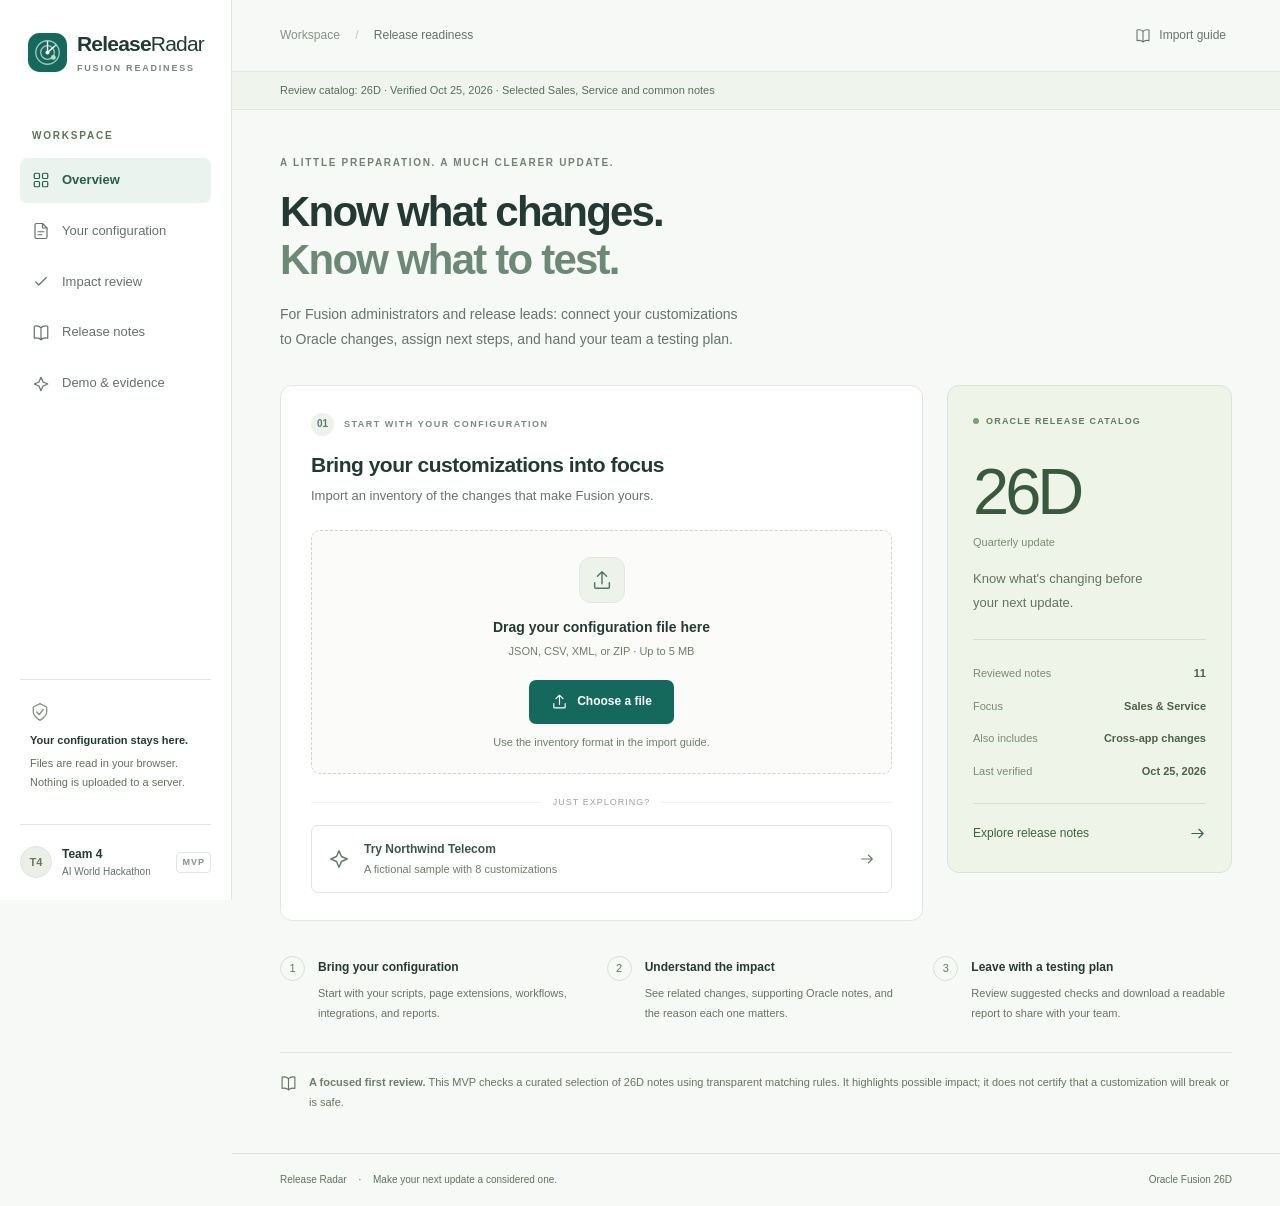
<file: web/index.html>
<!doctype html>
<html lang="en">
<head>
  <meta charset="utf-8">
  <meta name="viewport" content="width=device-width, initial-scale=1">
  <meta name="theme-color" content="#14695c">
  <meta name="description" content="Review your Oracle Fusion customizations against quarterly release notes. Understand what to review, what to test, and where standard features may help.">
  <title>Release Radar · Fusion release readiness</title>
  <link rel="icon" href="icon.svg" type="image/svg+xml">
  <link rel="stylesheet" href="rr-style.css">
  <script src="rr-core.js" defer></script>
  <script src="rr-data.js" defer></script>
  <script src="rr-app.js" defer></script>
</head>
<body style="margin:0">
  <div id="release-radar"></div>
  <noscript>Release Radar needs JavaScript to read configuration files in your browser. Enable JavaScript and reload this page.</noscript>
</body>
</html>
</file>
<file: web/rr-style.css>
#release-radar{--rr-ink:#233a34;--rr-muted:#65736d;--rr-green:#14695c;--rr-line:#e0e7e2;--rr-canvas:#f7f9f6;color:var(--rr-ink);font:15px/1.6 -apple-system,BlinkMacSystemFont,"Segoe UI",sans-serif;background:var(--rr-canvas);min-height:100vh;display:grid;grid-template-columns:232px minmax(0,1fr);text-align:left}
.rr-app *{box-sizing:border-box}.rr-app button,.rr-app input{font:inherit}.rr-app button{cursor:pointer}.rr-app button:disabled{opacity:.55;cursor:wait}.rr-app a{color:var(--rr-green);text-decoration:none}.rr-app a:hover{text-decoration:underline}.rr-app svg{width:20px;height:20px;flex-shrink:0;vertical-align:middle}.rr-app p{margin:0 0 16px}.rr-app h1,.rr-app h2,.rr-app h3{color:var(--rr-ink);line-height:1.25;margin:0}.rr-app h2{font-size:21px;letter-spacing:-.5px}.rr-app h3{font-size:16px}.rr-app button:focus-visible,.rr-app a:focus-visible,.rr-app input:focus-visible,.rr-app summary:focus-visible{outline:3px solid #55a994;outline-offset:4px}.rr-app [hidden]{display:none!important}.rr-app :target{scroll-margin-top:24px}.rr-app small{font-size:12px}.rr-app strong{font-weight:600}.rr-app main:focus{outline:none}
.rr-skip{position:absolute;top:-80px;left:20px;background:white;padding:12px;z-index:10}.rr-skip:focus{top:10px}
.rr-sidebar{background:#fff;border-right:1px solid var(--rr-line);padding:32px 20px 20px;display:flex;flex-direction:column;position:sticky;top:0;height:100vh;z-index:2}.rr-brand{display:flex;align-items:center;gap:10px;color:var(--rr-ink)!important;padding:0 8px;margin-bottom:54px;text-decoration:none!important;font-size:21px;letter-spacing:-.8px;font-weight:650;line-height:1.1}.rr-brand>svg{width:39px;height:39px;color:var(--rr-green)}.rr-brand>span>span{font-weight:400}.rr-brand small{display:block;font-size:9px;letter-spacing:1.8px;font-weight:600;color:#78867d;margin-top:9px}.rr-nav-label{font-size:10px;letter-spacing:1.8px;color:#8b968f;padding:0 12px;margin-bottom:14px;font-weight:650}.rr-sidebar nav{display:flex;flex-direction:column;gap:6px}.rr-sidebar nav a{display:flex;gap:12px;align-items:center;color:#64716a;padding:12px;border-radius:7px;font-size:13px;text-decoration:none}.rr-sidebar nav a:hover{background:#f5f7f4}.rr-sidebar nav a[aria-current]{background:#eaf3ed;color:#245f4e;font-weight:650}.rr-sidebar nav svg{width:18px;height:18px}.rr-nav-count{margin-left:auto;font-size:11px}.rr-sidebar-bottom{margin-top:auto;padding-top:60px}.rr-side-note{border-top:1px solid var(--rr-line);padding:22px 10px 16px}.rr-side-note>svg{color:#7e9587;margin-bottom:10px}.rr-side-note strong{font-size:11px;display:block}.rr-side-note p{font-size:11px;color:#829087;line-height:1.7;margin-top:5px}.rr-team{border-top:1px solid var(--rr-line);padding-top:20px;display:flex;align-items:center;gap:10px;font-size:12px;font-weight:600}.rr-team>span:first-child{background:#ecefe7;border:1px solid #e1e6db;color:#65765b;border-radius:50%;width:32px;height:32px;display:grid;place-items:center;font-size:11px}.rr-team small{display:block;font-size:10px;font-weight:400;color:var(--rr-muted)}.rr-mvp{margin-left:auto;font-size:9px;letter-spacing:1px;border:1px solid var(--rr-line);border-radius:4px;padding:2px 5px;color:#86918a}
.rr-workspace{min-width:0}.rr-topbar{height:72px;border-bottom:1px solid var(--rr-line);display:flex;justify-content:space-between;align-items:center;padding:0 48px;color:#879188;font-size:12px}.rr-topbar>span>span{margin:0 12px;color:#bdc6be}.rr-topbar strong{color:#657269;font-weight:500}.rr-help{background:none;border:none;font-size:12px!important;color:#67746d;display:flex;align-items:center;gap:8px}.rr-help svg{width:16px;height:16px}.rr-app main{padding:45px 48px 40px;max-width:1480px;margin:auto}.rr-page-head{display:flex;align-items:center;justify-content:space-between;gap:20px;margin-bottom:32px}.rr-eyebrow{font-size:10px;font-weight:650;letter-spacing:1.7px;color:#718275;margin:0 0 17px!important}.rr-page-head h1{font-size:42px;letter-spacing:-1.8px;font-weight:550;line-height:1.15}.rr-page-head h1>span{color:#6c8975}.rr-lead{color:var(--rr-muted);margin:18px 0 0!important;font-size:14px;line-height:1.8}.rr-head-actions{display:flex;flex-wrap:wrap;gap:8px;flex-shrink:0}.rr-eyebrow-dot{margin:0 10px;color:#a6b3aa}.rr-btn{display:inline-flex;align-items:center;justify-content:center;gap:9px;min-height:42px;padding:10px 16px;border:1px solid transparent;border-radius:7px;font-size:12px!important;font-weight:600!important;white-space:nowrap;transition:background .15s,box-shadow .15s}.rr-btn svg{width:17px;height:17px}.rr-primary{color:white;background:var(--rr-green);box-shadow:0 2px 2px #12392e0c}.rr-primary:hover{background:#0d574b;box-shadow:0 3px 8px #12392e20}.rr-secondary{background:white;color:#496057;border-color:#d9e2db}.rr-secondary:hover{background:#f0f5f0}.rr-actions{display:flex;gap:10px;justify-content:center;flex-wrap:wrap}
.rr-overview-grid{display:grid;grid-template-columns:minmax(0,1fr) 285px;gap:24px;align-items:start}.rr-import-card{border:1px solid var(--rr-line);border-radius:12px;background:#fff;padding:27px 30px}.rr-section-kicker{display:flex;align-items:center;gap:10px;font-size:9px;letter-spacing:1.5px;color:#7b8a80;font-weight:600;margin-bottom:16px}.rr-section-kicker>span{width:23px;height:23px;background:#edf3ec;display:grid;place-items:center;border-radius:50%;font-size:10px;letter-spacing:0;color:#5f7c68}.rr-import-card>p{font-size:13px;color:var(--rr-muted);margin:8px 0 23px}.rr-dropzone{border:1.5px dashed #c9d7cd;border-radius:9px;background:#fbfcfa;padding:26px 16px 22px;text-align:center;display:flex;align-items:center;flex-direction:column;transition:background .15s}.rr-dragover{background:#e0efe5!important;border-color:var(--rr-green)!important}.rr-upload-icon{width:46px;height:46px;background:#edf3eb;border:1px solid #e0e9de;display:grid;place-items:center;color:#55795f;border-radius:12px;margin-bottom:13px}.rr-upload-icon svg{width:22px;height:22px}.rr-dropzone>strong{font-size:14px;font-weight:550}.rr-dropzone>span{font-size:11px;color:#8a958d;margin-top:5px}.rr-dropzone .rr-btn{margin-top:19px;padding-inline:21px}.rr-dropzone small{font-size:10px;color:#8a958d;margin-top:10px}.rr-loading{opacity:.7}.rr-or{display:flex;align-items:center;gap:12px;font-size:9px;letter-spacing:1px;color:#9ba49d;margin:21px 0 15px;white-space:nowrap}.rr-or span{height:1px;background:#edf0eb;flex:1}.rr-sample-button{display:flex;align-items:center;width:100%;gap:14px;background:#fff;border:1px solid var(--rr-line);border-radius:7px;padding:14px 16px;color:#607c68;text-align:left}.rr-sample-button:hover{background:#f6f9f4;border-color:#b9cdbd}.rr-sample-button>span{flex:1}.rr-sample-button strong{display:block;font-size:12px;color:#3d5548}.rr-sample-button small{display:block;font-size:10px;color:#8a958d;margin-top:2px}.rr-sample-button>svg:first-child{width:22px;height:22px}.rr-sample-button>svg:last-child{width:16px;height:16px}.rr-error{background:#fff2ef;color:#964c36;padding:14px;display:flex;align-items:flex-start;gap:10px;font-size:13px;border-radius:6px;margin-top:15px}.rr-uploaded{font-size:11px;margin-top:20px;display:flex;align-items:center;gap:8px;flex-wrap:wrap}.rr-uploaded button{border:0;background:none;color:var(--rr-green);font-size:11px;text-decoration:underline}
.rr-release-card{border:1px solid #d9e4d4;background:#eef4e8;border-radius:12px;padding:28px 25px;position:relative;overflow:hidden}.rr-card-eyebrow{font-size:9px;letter-spacing:1.2px;color:#637b60;font-weight:650;display:flex;align-items:center;gap:7px}.rr-dot{width:6px;height:6px;border-radius:50%;background:#77a477}.rr-release-number{font-size:65px;letter-spacing:-4px;line-height:1.2;font-weight:450;color:#38593d;margin:25px 0 18px}.rr-release-number>span{display:block;font-size:11px;letter-spacing:0;color:#7a8c73;margin-top:5px}.rr-release-card>p{font-size:13px;line-height:1.8;color:#63735d;max-width:190px}.rr-release-divider{height:1px;background:#d6e0cf;margin:25px 0}.rr-release-card dl{margin:0}.rr-release-card dl>div{display:flex;justify-content:space-between;gap:14px;font-size:11px;margin-bottom:15px}.rr-release-card dt{color:#7a8b73}.rr-release-card dd{font-weight:550;color:#4c6248;margin:0;text-align:right}.rr-release-link{display:flex;align-items:center;justify-content:space-between;width:100%;border:0;border-top:1px solid #d6e0cf;background:none;padding:20px 0 0;margin-top:23px;color:#3a643d;font-size:12px!important;text-align:left}.rr-release-link svg{width:17px;height:17px}.rr-how{display:grid;grid-template-columns:repeat(3,1fr);gap:28px;margin:35px 0 28px}.rr-how>div{display:grid;grid-template-columns:28px 1fr;gap:9px 10px}.rr-step-number{border:1px solid #d6e0d5;border-radius:50%;width:25px;height:25px;display:grid;place-items:center;color:#7d907b;font-size:11px;grid-row:span 2}.rr-how h3{font-size:12px;margin-top:4px}.rr-how p{font-size:11px;line-height:1.8;color:#829080;margin:0}.rr-scope-note{border-top:1px solid var(--rr-line);padding-top:20px;display:flex;gap:12px;color:#829081;font-size:11px;line-height:1.8;margin-top:24px}.rr-scope-note>svg{width:17px;height:17px;margin-top:2px}.rr-scope-note p{margin:0}.rr-scope-note strong{color:#6c7e6a}.rr-footer{border-top:1px solid var(--rr-line);display:flex;justify-content:space-between;gap:15px;padding:18px 48px;font-size:10px;color:#95a090}.rr-footer>span>span{margin:0 9px}
.rr-import-meta{display:flex;gap:12px;align-items:center;color:#859081;font-size:11px;flex-wrap:wrap;margin-bottom:22px;overflow-wrap:anywhere}.rr-sample{padding:4px 9px;border:1px solid #ddcdb0;background:#faf3e6;border-radius:5px;font-size:10px;color:#92723c;white-space:nowrap}.rr-panel{border:1px solid var(--rr-line);border-radius:10px;background:#fff;overflow:hidden}.rr-panel-heading{display:flex;justify-content:space-between;align-items:center;gap:16px;padding:24px}.rr-panel-heading h2{font-size:18px}.rr-panel-heading p{font-size:12px;color:#889286;margin:5px 0 0}.rr-panel-heading>span{font-size:11px;color:#8b9688;white-space:nowrap}.rr-table-wrap{overflow:auto}.rr-app table{border-collapse:collapse;width:100%;font-size:12px}.rr-app th{text-align:left;padding:13px 24px;background:#f7f9f5;color:#8a9685;font-size:10px;font-weight:550;white-space:nowrap}.rr-app td{border-top:1px solid #edf0e9;padding:18px 24px;vertical-align:middle;color:#718168;min-width:100px}.rr-app td:first-child{width:55%;min-width:270px}.rr-app td strong{display:block;color:#3a4e35;font-size:13px;overflow-wrap:anywhere}.rr-app td small{display:block;line-height:1.8;margin-top:5px;color:#8b9584;font-size:11px;max-width:550px;overflow-wrap:anywhere}.rr-module{background:#f1f4ee;padding:4px 7px;border-radius:4px;font-size:10px;color:#6a7e5e;display:inline-block}.rr-text-button{border:0;background:none;color:var(--rr-green);font-size:11px!important;display:flex;align-items:center;gap:6px}.rr-text-button svg{width:14px;height:14px}.rr-notice{background:#fff8eb;border:1px solid #eadfc9;padding:12px 18px;border-radius:6px;margin-bottom:20px;font-size:12px;color:#8b7448}.rr-notice summary{cursor:pointer}.rr-notice li{margin:8px 0}.rr-empty{text-align:center;background:#fff;border:1px solid var(--rr-line);border-radius:12px;padding:70px 20px}.rr-empty>svg{color:#93a68c;width:40px;height:40px;margin-bottom:20px}.rr-empty p{color:#83907b;font-size:13px;margin:14px auto 25px}
.rr-metrics{display:grid;grid-template-columns:repeat(4,1fr);gap:15px;margin:23px 0 30px}.rr-metric{background:white;border:1px solid var(--rr-line);border-radius:9px;padding:19px;text-align:left;position:relative;display:flex;flex-direction:column;transition:transform .15s}.rr-metric:hover{transform:translateY(-2px)}.rr-metric strong{font-size:34px;font-weight:500;line-height:1.3;letter-spacing:-1px;color:#334a37}.rr-metric>span:not(.rr-metric-icon){font-size:12px;font-weight:600;margin:9px 0 4px;color:#4d6049}.rr-metric small{font-size:10px;line-height:1.6;color:#929d89}.rr-metric-icon{position:absolute;right:16px;top:18px;border-radius:8px;width:32px;height:32px;display:grid;place-items:center}.rr-review .rr-metric-icon,.rr-finding-symbol.rr-review{background:#fcf0dd;color:#b6812b}.rr-test .rr-metric-icon,.rr-finding-symbol.rr-test{background:#edf0fb;color:#727db2}.rr-opportunity .rr-metric-icon,.rr-finding-symbol.rr-opportunity{background:#eaf4e5;color:#6e9660}.rr-neutral .rr-metric-icon{background:#f0f3ee;color:#a0ab95}.rr-toolbar{padding:0 24px 20px;display:flex;justify-content:space-between;gap:14px;align-items:center;flex-wrap:wrap}.rr-filters{display:flex;gap:5px;flex-wrap:wrap}.rr-filters button{border:1px solid transparent;background:none;border-radius:5px;padding:7px 10px;color:#8b9684;font-size:10px!important}.rr-filters button[aria-pressed=true]{border-color:#d4e2cd;color:#56764a;background:#f0f6ec}.rr-search{display:flex;align-items:center;gap:8px;border:1px solid #e0e7d9;border-radius:6px;padding:7px 10px}.rr-search svg{width:14px;height:14px;color:#9caa90}.rr-search input{min-width:0;width:170px;font-size:11px;border:0;outline:none;background:none;color:#526646}.rr-search input::placeholder{color:#a1ad95}.rr-search:focus-within{outline:2px solid #55a994;outline-offset:2px}.rr-finding{display:flex;align-items:flex-start;gap:16px;width:100%;border:0;border-top:1px solid #edf0e9;background:white;padding:23px 24px;text-align:left;color:var(--rr-ink)}.rr-finding:hover{background:#fbfcf9}.rr-finding-symbol{width:36px;height:36px;border-radius:9px;display:grid;place-items:center;margin-top:5px;flex-shrink:0}.rr-finding-symbol svg{width:18px;height:18px}.rr-finding-body{flex:1;min-width:0;display:flex;flex-direction:column;gap:5px}.rr-finding-meta{font-size:10px;color:#909d86}.rr-finding-meta>span{margin:0 5px}.rr-finding-body>strong{font-size:14px;color:#385130;overflow-wrap:anywhere}.rr-finding-body>span:not(.rr-finding-meta){font-size:12px;color:#6b7e5e}.rr-finding-body>small{font-size:11px;line-height:1.7;color:#99a28e;margin-top:3px;overflow-wrap:anywhere}.rr-finding-end{display:flex;align-items:flex-end;flex-direction:column;gap:27px;padding-top:5px;font-size:10px;color:#839674}.rr-finding-end>span:last-child{display:flex;align-items:center;gap:5px;white-space:nowrap}.rr-finding-end svg{width:13px;height:13px}.rr-badge{border-radius:4px;padding:4px 8px;display:inline-block;white-space:nowrap;font-size:10px;font-weight:550;line-height:1.5}.rr-badge.rr-review{background:#fff2dc;color:#ae7c28}.rr-badge.rr-test{background:#edf0fb;color:#6a78ad}.rr-badge.rr-opportunity{background:#edf5e8;color:#6e9159}.rr-unmatched{border:1px solid var(--rr-line);border-radius:8px;padding:20px 24px;background:#fafbf8;margin-top:22px;font-size:12px}.rr-unmatched summary{cursor:pointer;font-weight:550;color:#6e805f}.rr-unmatched summary>span{float:right;color:#9eaa91;font-weight:400;font-size:10px}.rr-unmatched>div{padding-top:20px;border-top:1px solid #e5eadf;margin-top:15px}.rr-unmatched p{color:#93a084;font-size:11px;margin:6px 0 0}.rr-no-results{text-align:center;padding:45px 20px;color:#859876}.rr-no-results svg{width:30px;height:30px;margin-bottom:10px}.rr-no-results p{font-size:12px;margin:12px auto 18px;max-width:500px}.rr-source-intro{display:flex;gap:15px;background:#edf3e8;padding:20px 24px;border:1px solid #dce6d5;border-radius:8px;font-size:13px;line-height:1.9;color:#738166;margin-bottom:24px}.rr-source-intro p{margin:0}.rr-source-intro svg{margin-top:3px}.rr-source-grid{display:grid;grid-template-columns:repeat(2,minmax(0,1fr));gap:20px}.rr-source-card{background:white;border:1px solid var(--rr-line);border-radius:10px;padding:25px;display:flex;align-items:flex-start;flex-direction:column}.rr-source-card h2{font-size:18px;margin:15px 0 12px;line-height:1.4}.rr-source-card p{font-size:13px;color:#819073;line-height:1.8}.rr-source-card small{font-size:11px;color:#9ba68f;margin-bottom:18px}.rr-source-card>a{font-size:12px;margin-top:auto}
.rr-toast{position:fixed;bottom:18px;left:50%;transform:translateX(-50%);z-index:8;pointer-events:none;max-width:calc(100% - 32px);width:max-content;background:#244b3d;color:#f1f7ed;box-shadow:0 4px 18px #1a3b2530;border-radius:7px;padding:10px 16px;font-size:11px;opacity:1}.rr-toast:empty{display:none}.rr-dialog{border:1px solid #dae3d2;border-radius:14px;max-width:870px;width:calc(100% - 40px);max-height:90vh;padding:38px;color:var(--rr-ink);background:#fcfdfb;box-shadow:0 30px 100px #0c281c40;font:14px/1.8 -apple-system,BlinkMacSystemFont,"Segoe UI",sans-serif;overscroll-behavior:contain}.rr-dialog::backdrop{background:#20392bb3;backdrop-filter:blur(4px)}.rr-dialog-close{border:1px solid #e0e7da;background:#fff;position:absolute;right:20px;top:20px;display:grid;place-items:center;width:32px;height:32px;border-radius:50%;color:#829672}.rr-dialog-close svg{width:16px;height:16px}.rr-dialog-kicker{display:flex;gap:10px;align-items:center;margin:0 35px 20px 0;font-size:11px;color:#8a9b7a;flex-wrap:wrap}.rr-dialog h2{font-size:28px;letter-spacing:-.8px;max-width:95%;overflow-wrap:anywhere}.rr-dialog-subtitle{color:#899b79;margin:10px 0 26px!important;font-size:13px}.rr-dialog section{margin-bottom:24px}.rr-dialog h3{font-size:14px;margin-bottom:10px}.rr-dialog p{font-size:13px;color:#758967;line-height:1.85}.rr-dialog a{font-size:12px}.rr-match-reason{font-size:11px;color:#92a083;border-top:1px solid #e7ecdf;padding-top:12px}.rr-dialog code{background:#e9f0e2;color:#6b8458;padding:2px 5px;border-radius:4px;overflow-wrap:anywhere}.rr-next-step{background:#eaf3e3;border:1px solid #dce8d1;padding:17px 20px;border-radius:8px}.rr-next-step p{margin:0}.rr-evidence-grid{display:grid;grid-template-columns:1fr 1fr;gap:24px;border-top:1px solid var(--rr-line);border-bottom:1px solid var(--rr-line);padding:25px 0;margin-bottom:25px}.rr-evidence-grid section{min-width:0;margin:0}.rr-app pre{background:#f0f4eb;border:1px solid #e2e8d9;border-radius:6px;padding:16px;white-space:pre-wrap;overflow-wrap:anywhere;font:11px/1.8 ui-monospace,SFMono-Regular,Consolas,monospace;color:#728a5c;max-height:240px;overflow:auto}.rr-dialog blockquote{border-left:3px solid #b6cea3;margin:0 0 14px;padding:4px 0 4px 16px;color:#607d49;font-size:14px;line-height:1.8}.rr-test-plan h3{display:flex;align-items:center;gap:8px}.rr-test-plan ol{padding-left:25px;color:#7e916d;font-size:13px}.rr-test-plan li{padding-left:6px;margin:13px 0}.rr-test-plan>div{background:#f0f4e9;border-radius:6px;padding:16px 20px}.rr-test-plan>div>strong{font-size:12px}.rr-test-plan>div>p{margin:5px 0 0}.rr-dialog>ul,.rr-dialog section>ul{font-size:13px;color:#788c66;padding-left:20px}.rr-dialog li{margin:8px 0}
@media(min-width:1500px){.rr-app main{padding:60px 70px}.rr-topbar,.rr-footer{padding-left:70px;padding-right:70px}.rr-overview-grid{grid-template-columns:minmax(0,1fr) 320px}.rr-page-head h1{font-size:48px}.rr-import-card{padding:32px 36px}.rr-dropzone{padding:34px 20px}.rr-release-card{padding:32px}.rr-source-grid{grid-template-columns:repeat(3,minmax(0,1fr))}}
@media(max-width:1200px){#release-radar{grid-template-columns:205px minmax(0,1fr)}.rr-sidebar{padding-inline:14px}.rr-brand{font-size:19px}.rr-app main{padding:34px 28px}.rr-topbar,.rr-footer{padding-inline:28px}.rr-overview-grid{grid-template-columns:minmax(0,1fr) 245px;gap:18px}.rr-import-card{padding:24px}.rr-release-card{padding:24px 20px}.rr-page-head{align-items:flex-start}.rr-head-actions{flex-direction:column}.rr-metrics{gap:10px}.rr-metric{padding:16px 12px}.rr-metric-icon{right:12px;width:26px;height:26px}.rr-metric-icon svg{width:16px;height:16px}}
@media(max-width:1000px){.rr-overview-grid{grid-template-columns:minmax(0,1fr)}.rr-release-card{display:none}.rr-how{gap:18px}.rr-how>div{display:block}.rr-step-number{margin-bottom:10px}.rr-how h3{margin-bottom:8px}.rr-metrics{grid-template-columns:repeat(2,1fr)}.rr-page-head h1{font-size:36px}.rr-page-head{flex-wrap:wrap}.rr-head-actions{flex-direction:row}.rr-source-grid{grid-template-columns:1fr}.rr-finding-end{gap:16px}.rr-finding{gap:12px}}
@media(max-width:720px){#release-radar{display:block}.rr-sidebar{position:static;height:auto;border-right:0;border-bottom:1px solid var(--rr-line);padding:16px 18px 12px}.rr-brand{margin-bottom:20px;font-size:21px;padding:0}.rr-brand svg{width:34px;height:34px}.rr-brand small{font-size:8px;margin-top:5px}.rr-nav-label,.rr-sidebar-bottom{display:none}.rr-sidebar nav{flex-direction:row;gap:4px;justify-content:space-between;overflow:auto}.rr-sidebar nav a{padding:8px 9px;font-size:10px;gap:6px;white-space:nowrap}.rr-sidebar nav svg{width:14px;height:14px}.rr-nav-count{display:none}.rr-topbar{padding:0 22px;height:54px;font-size:10px}.rr-help{font-size:10px!important}.rr-help svg{width:13px;height:13px}.rr-app main{padding:30px 22px}.rr-eyebrow{font-size:8px;letter-spacing:1.1px;margin-bottom:13px!important}.rr-page-head h1{font-size:36px}.rr-lead{font-size:12px;margin-top:14px!important}.rr-page-head{margin-bottom:25px}.rr-import-card{padding:21px}.rr-app h2{font-size:19px}.rr-import-card>p{font-size:12px}.rr-dropzone{padding:24px 12px}.rr-how{grid-template-columns:1fr;margin-top:26px;gap:20px}.rr-how>div{display:grid;grid-template-columns:26px 1fr;gap:3px 12px}.rr-how h3{margin:3px 0 2px}.rr-how p{max-width:390px}.rr-footer{font-size:9px;padding:18px 22px;flex-wrap:wrap}.rr-footer>span:first-child{max-width:260px}.rr-scope-note{font-size:10px}.rr-panel-heading{padding:18px}.rr-toolbar{padding:0 18px 16px}.rr-search{width:100%}.rr-search input{width:100%;font-size:12px}.rr-filters{gap:2px}.rr-filters button{padding:6px 8px}.rr-finding{padding:20px 18px;flex-wrap:wrap}.rr-finding-symbol{width:30px;height:30px}.rr-finding-body{flex-basis:calc(100% - 46px)}.rr-finding-body>strong{font-size:13px}.rr-finding-end{width:100%;padding-left:42px;flex-direction:row;align-items:center;justify-content:space-between}.rr-metric{padding:16px}.rr-metric strong{font-size:30px}.rr-metric small{font-size:9px}.rr-metric>span:not(.rr-metric-icon){font-size:11px}.rr-unmatched{padding:16px 18px}.rr-unmatched summary>span{display:block;float:none;margin-top:6px}.rr-dialog{padding:28px 22px;width:calc(100% - 24px);max-height:92vh}.rr-dialog h2{font-size:24px}.rr-evidence-grid{grid-template-columns:1fr;gap:24px}.rr-dialog-close{top:14px;right:14px}.rr-source-card{padding:22px}.rr-toast{font-size:10px;padding:9px 12px}.rr-source-intro{padding:17px;font-size:12px}}
.rr-freshness{font-size:11px;color:#586f58;background:#eff5ec;border-bottom:1px solid #dfe8d9;padding:9px 48px;line-height:1.7}.rr-freshness.rr-stale{color:#8b642a;background:#fff5e5}.rr-app .rr-finding-body>small,.rr-app .rr-import-meta,.rr-app .rr-step-number,.rr-app .rr-how p,.rr-app .rr-scope-note,.rr-app .rr-metric small,.rr-app .rr-panel-heading p,.rr-app .rr-finding-meta,.rr-app th,.rr-app .rr-source-card p,.rr-app .rr-source-card small{color:#65755e}.rr-app .rr-dropzone>span,.rr-app .rr-dropzone small,.rr-app .rr-sample-button small{color:#6f7d69}
@media(max-width:1200px){.rr-freshness{padding-inline:28px}}@media(max-width:720px){.rr-freshness{font-size:10px;padding:9px 22px}}
@media(prefers-reduced-motion:reduce){.rr-app *{scroll-behavior:auto!important;transition:none!important}}

/* Keep supporting text readable against the light canvas. */
.rr-app td small,.rr-app .rr-dialog p,.rr-app .rr-dialog-subtitle,.rr-app .rr-test-plan ol,.rr-app .rr-dialog section>ul,.rr-app .rr-match-reason,.rr-app .rr-unmatched p,.rr-app .rr-side-note p,.rr-app .rr-nav-label,.rr-app .rr-footer,.rr-app .rr-filters button,.rr-app .rr-unmatched summary>span{color:#60735a}
.rr-app .rr-finding-body>small,.rr-app td small{font-size:12px}.rr-app .rr-metric small,.rr-app .rr-finding-meta,.rr-app .rr-dropzone small,.rr-app .rr-sample-button small{font-size:11px}
.rr-app .rr-badge.rr-review{color:#895b13}.rr-app .rr-badge.rr-test{color:#526498}.rr-app .rr-badge.rr-opportunity{color:#4e723c}

/* Review handoff and the public demonstration guide. */
#release-radar .rr-review-progress{padding:14px 18px;border:1px solid #d5e2d5;background:#edf5ed;border-radius:8px;color:#385c45;font-size:13px;margin-bottom:20px}
#release-radar .rr-decision{border-top:1px solid var(--rr-line);padding-top:24px}
#release-radar .rr-decision-fields{display:grid;grid-template-columns:1fr 1fr;gap:16px}
#release-radar .rr-decision label{display:block;font-size:12px;font-weight:600;color:#3d5743;margin-bottom:16px}
#release-radar .rr-decision input,#release-radar .rr-decision select,#release-radar .rr-decision textarea{display:block;width:100%;min-width:0;font-family:inherit;font-size:14px;line-height:1.5;color:#233a34;background:white;border:1px solid #b9cbbb;border-radius:6px;padding:10px 12px;margin-top:6px;box-sizing:border-box}
#release-radar .rr-decision textarea{resize:vertical;min-height:100px;font:14px/1.5 "Segoe UI",sans-serif}
#release-radar .rr-decision select{min-height:44px;font:14px "Segoe UI",sans-serif}
#release-radar .rr-decision input{min-height:44px}
#release-radar .rr-decision input:focus-visible,#release-radar .rr-decision textarea:focus-visible,#release-radar .rr-decision select:focus-visible{outline:3px solid #55a994;outline-offset:3px}
#release-radar #rr-decision-error{color:#953d31;font-weight:600}
#release-radar .rr-proof-strip{display:grid;grid-template-columns:repeat(3,minmax(0,1fr));gap:12px;margin-bottom:24px}
#release-radar .rr-proof-strip>span{display:flex;flex-direction:column;background:#edf4e9;border:1px solid #d9e5d3;border-radius:8px;padding:18px 20px;font-size:12px;color:#52694b}
#release-radar .rr-proof-strip strong{font-size:16px;color:#294f37;margin-bottom:4px}
#release-radar .rr-story-grid{display:grid;grid-template-columns:repeat(2,minmax(0,1fr));gap:20px}
#release-radar .rr-story{padding:26px;margin-bottom:24px;overflow-wrap:anywhere}
#release-radar .rr-story h2{font-size:22px;margin-bottom:16px;line-height:1.35}
#release-radar .rr-story p,#release-radar .rr-story li{font-size:14px;line-height:1.8;color:#4d634e}
#release-radar .rr-story small{display:block;font-size:12px;color:#62735d;line-height:1.7}
#release-radar .rr-story a{text-decoration:underline;text-underline-offset:3px}
#release-radar .rr-story ul,#release-radar .rr-story ol{padding-left:21px;margin:0 0 18px}
#release-radar .rr-story li{padding-left:5px;margin-bottom:12px}
#release-radar .rr-architecture li{padding:10px 12px;background:#f1f6ed;border-radius:6px}
#release-radar .rr-walkthrough{display:grid;grid-template-columns:1fr 1fr;gap:8px 35px}
#release-radar .rr-story .rr-actions{justify-content:flex-start}
#release-radar .rr-btn{min-height:44px}
#release-radar .rr-sidebar nav a{min-height:44px}
@media(max-width:1000px){#release-radar .rr-story-grid{grid-template-columns:1fr}#release-radar .rr-walkthrough{grid-template-columns:1fr}}
@media(max-width:720px){#release-radar .rr-proof-strip{grid-template-columns:1fr}#release-radar .rr-proof-strip>span{padding:14px 18px}#release-radar .rr-story{padding:20px}#release-radar .rr-story h2{font-size:20px}#release-radar .rr-decision-fields{grid-template-columns:1fr;gap:0}#release-radar .rr-sidebar nav{justify-content:flex-start}#release-radar .rr-head-actions{width:100%}#release-radar .rr-head-actions .rr-btn{flex:1}}
@media(max-width:720px){#release-radar .rr-sidebar nav{display:grid;grid-template-columns:repeat(5,minmax(0,1fr));gap:4px;overflow:visible}#release-radar .rr-sidebar nav a{min-width:0;min-height:60px;padding:8px 2px;flex-direction:column;align-items:center;justify-content:flex-start;gap:5px;white-space:normal;text-align:center;line-height:1.3;font-size:10px}}
</file>
